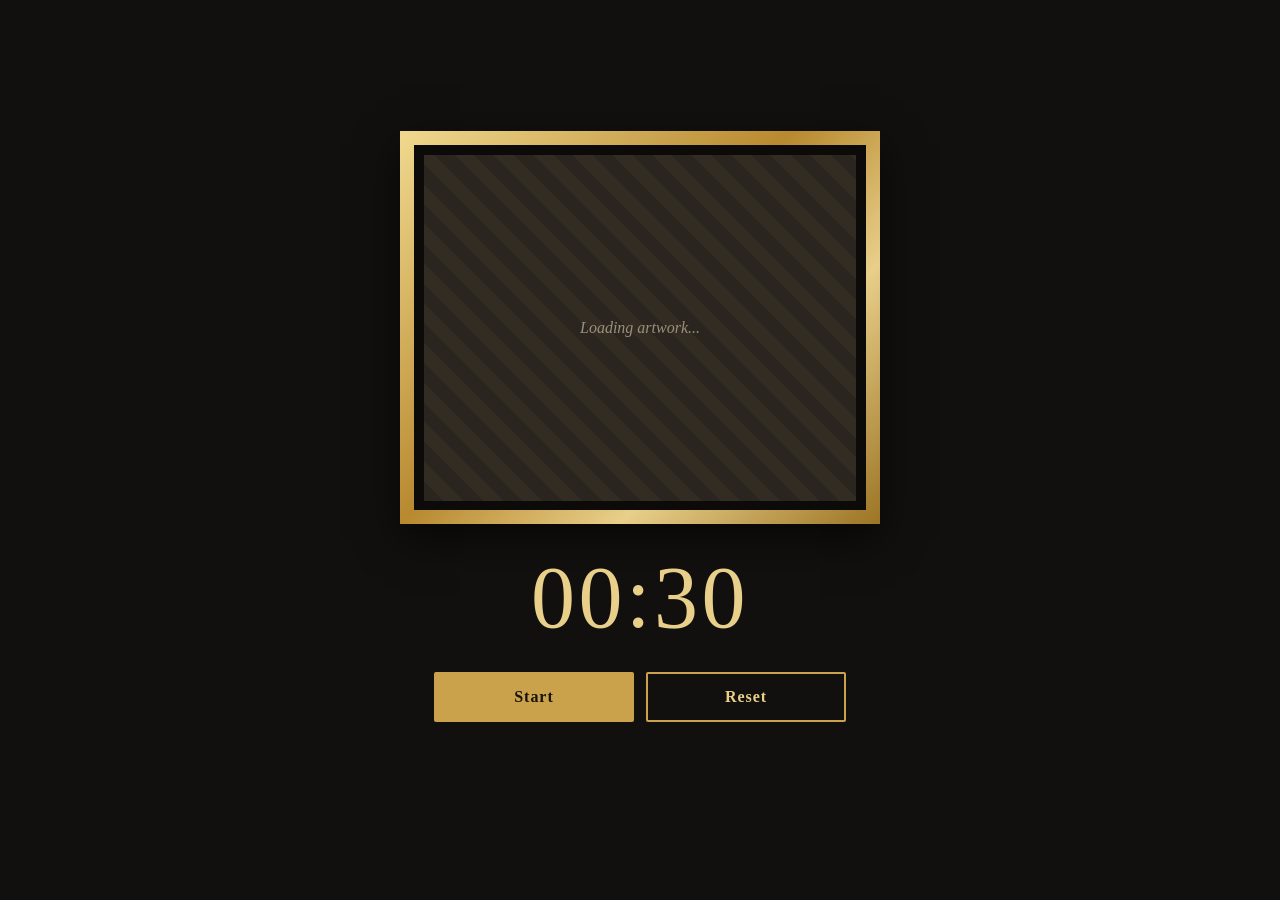
<file: index.html>
<!DOCTYPE html>
<html lang="en">
<head>
  <meta charset="UTF-8">
  <meta name="viewport" content="width=device-width, initial-scale=1.0">
  <title>Pomodoro Art</title>
  <link rel="stylesheet" href="style.css">
</head>
<body>
  <main class="screen" id="screen" data-state="idle">
    <div class="frame">
      <div class="frame-inner">
        <div class="art" id="art" data-art="loading">
          <div class="art-clip">
            <img class="art-image" id="art-image" alt="A painting from the Metropolitan Museum of Art">
          </div>
          <span class="art-message">Loading artwork...</span>
          <div class="art-failed" role="status">
            <p>We couldn't load a painting this time.</p>
            <button type="button" class="btn secondary" id="retry-button">Try again</button>
          </div>
        </div>
      </div>
    </div>
    <div class="timer" id="timer">00:30</div>
    <div class="plaque" id="plaque" hidden>
      <p class="title" id="plaque-title"></p>
      <p class="artist" id="plaque-artist"></p>
      <p class="year" id="plaque-year" hidden></p>
      <a class="plaque-link" id="plaque-link" target="_blank" rel="noopener noreferrer" hidden>View on the Met website</a>
    </div>
    <div class="buttons">
      <button type="button" class="btn primary" id="main-button">Start</button>
      <button type="button" class="btn secondary" id="reset-button">Reset</button>
    </div>
    <p class="hint" id="hint">The painting's details appear when the timer ends.</p>
  </main>
  <script src="script.js"></script>
</body>
</html>
</file>
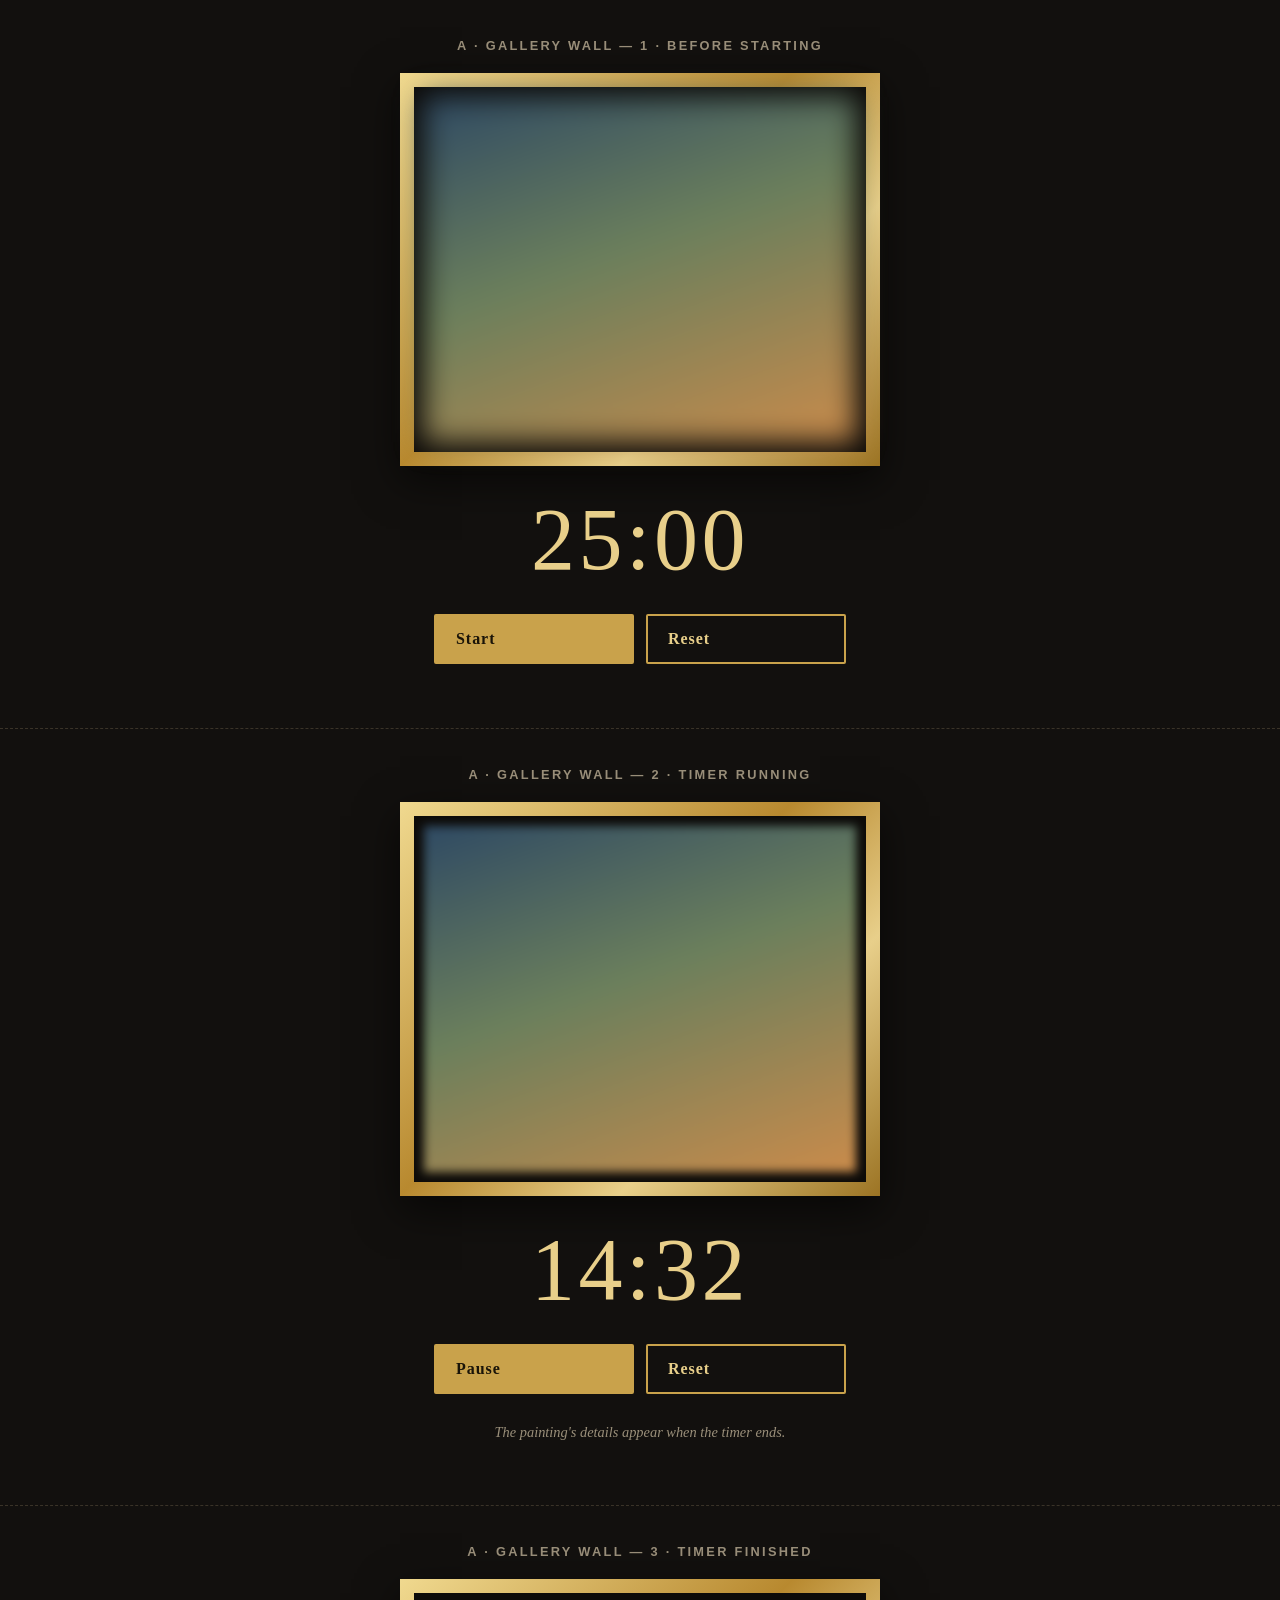
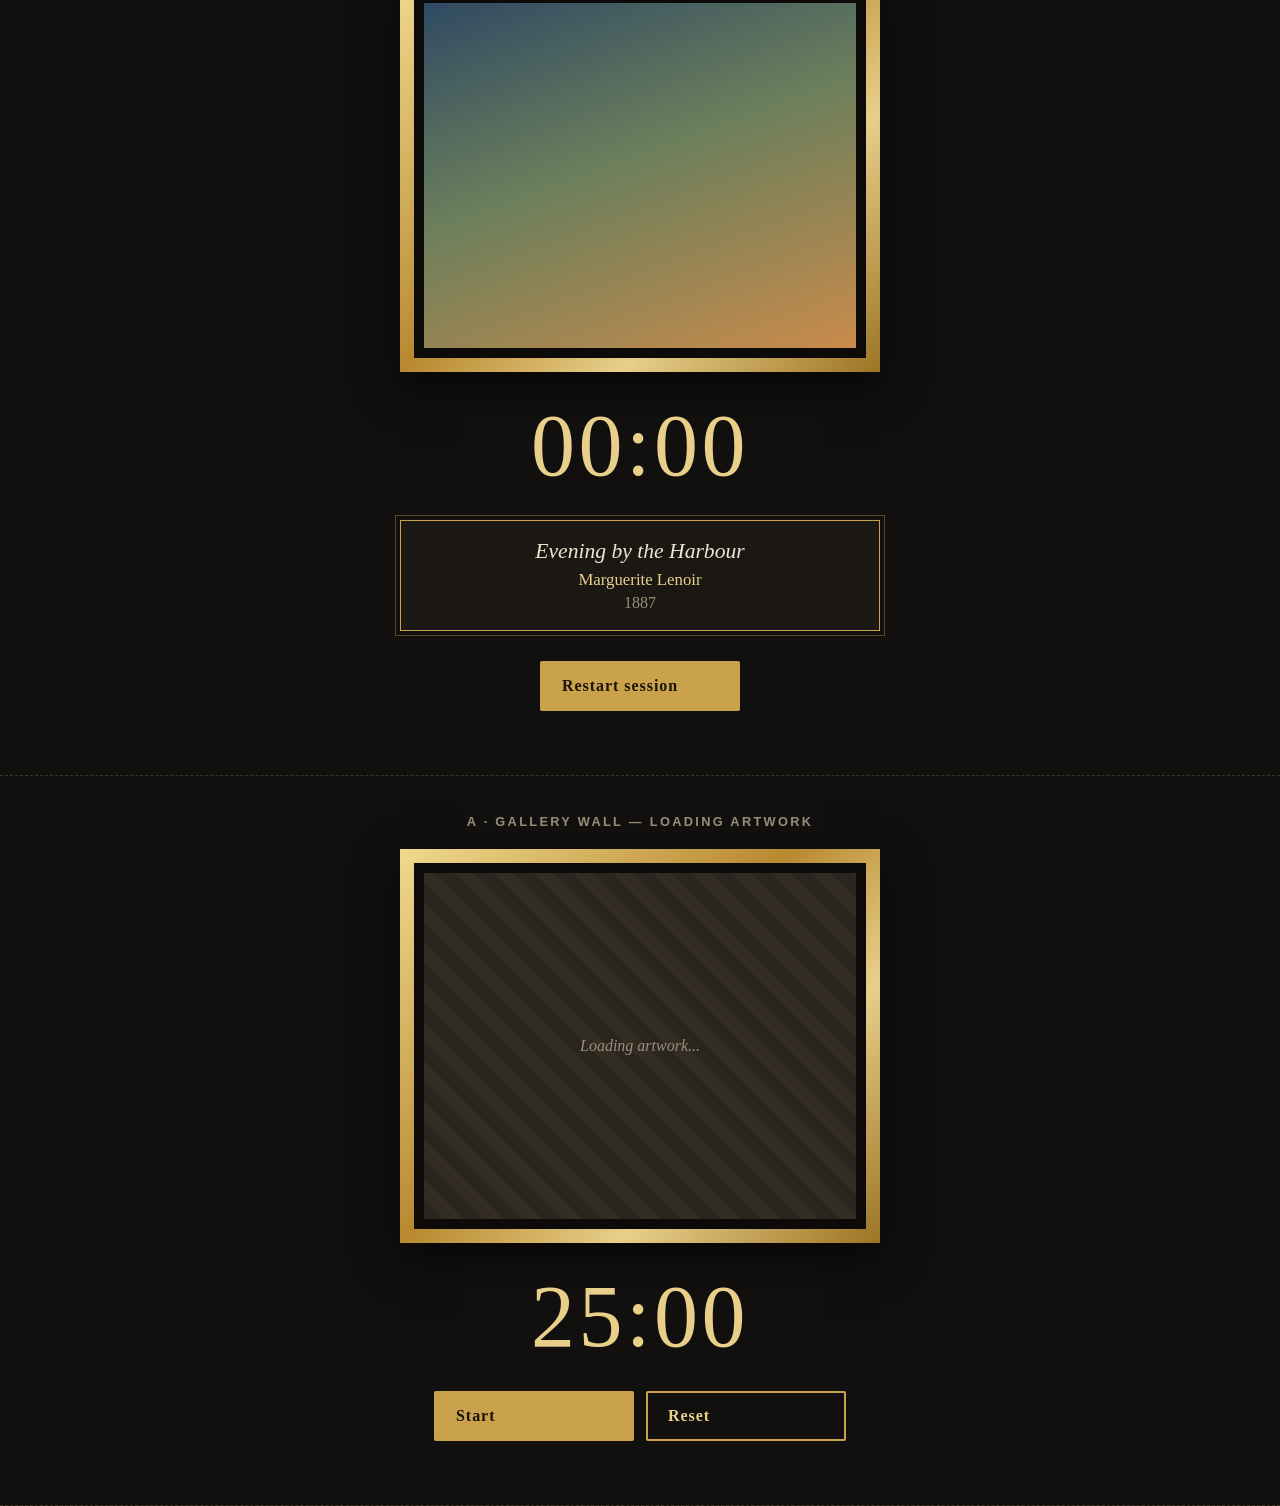
<file: mockups/a-gallery-wall.html>
<!DOCTYPE html>
<html lang="en">
<head>
<meta charset="UTF-8">
<meta name="viewport" content="width=device-width, initial-scale=1.0">
<title>Mockup A - Gallery Wall</title>
<style>
  :root { --bg:#12100e; --panel:#1b1814; --gold:#c9a24b; --gold-light:#e8cf8a; --text:#efe6d2; --muted:#9a8f7a; }
  * { box-sizing: border-box; }
  body { margin:0; background:var(--bg); color:var(--text); font-family:Georgia,"Times New Roman",serif; }
  .view { padding:24px 16px 48px; border-bottom:1px dashed #3a3328; }
  .view-label { margin:0 0 20px; text-align:center; font:600 .8rem/1 Arial,sans-serif; letter-spacing:.18em; text-transform:uppercase; color:var(--muted); }
  .screen { display:flex; flex-direction:column; align-items:center; gap:24px; max-width:560px; margin:0 auto; }
  .frame { width:100%; max-width:440px; padding:14px; background:linear-gradient(135deg,#f0d98f,#b8892f 45%,#e8cf8a 70%,#9c7424); box-shadow:0 14px 40px rgba(0,0,0,.6); }
  .frame-inner { padding:10px; background:#0d0b09; }
  .art { aspect-ratio:4/5; background:linear-gradient(160deg,#2f4a63 0%,#6b7f5c 45%,#c98b4b 100%); }
  .art.blur-1 { filter:blur(14px); }
  .art.blur-2 { filter:blur(5px); }
  .art.loading { background:repeating-linear-gradient(45deg,#2a251e 0 14px,#322c23 14px 28px); display:flex; align-items:center; justify-content:center; font-style:italic; color:var(--muted); }
  .timer { font-size:clamp(3.4rem,13vw,5.5rem); line-height:1; letter-spacing:.04em; color:var(--gold-light); font-variant-numeric:tabular-nums; }
  .buttons { display:flex; gap:12px; flex-wrap:wrap; justify-content:center; width:100%; }
  .btn { flex:1 1 140px; max-width:200px; padding:14px 20px; font:600 1rem Georgia,serif; letter-spacing:.06em; border-radius:2px; cursor:default; }
  .btn.primary { background:var(--gold); color:#1a1408; border:2px solid var(--gold); }
  .btn.secondary { background:transparent; color:var(--gold-light); border:2px solid var(--gold); }
  .plaque { width:100%; max-width:440px; padding:18px 22px; text-align:center; background:var(--panel); border:1px solid var(--gold); outline:1px solid #5a4820; outline-offset:4px; }
  .plaque .title { margin:0 0 6px; font-size:1.35rem; font-style:italic; color:var(--text); }
  .plaque .artist { margin:0; font-size:1.05rem; color:var(--gold-light); }
  .plaque .year { margin:4px 0 0; color:var(--muted); }
  .hint { margin:0; font-size:.9rem; color:var(--muted); font-style:italic; text-align:center; }
  @media (min-width:900px) {
    .view { padding:40px 32px 64px; }
    .screen { max-width:760px; gap:30px; }
    .frame { max-width:480px; }
    .art { aspect-ratio:5/4; }
    .plaque { max-width:480px; }
  }
</style>
</head>
<body>

<section class="view">
  <p class="view-label">A · Gallery Wall — 1 · Before starting</p>
  <div class="screen">
    <div class="frame"><div class="frame-inner"><div class="art blur-1"></div></div></div>
    <div class="timer">25:00</div>
    <div class="buttons"><div class="btn primary">Start</div><div class="btn secondary">Reset</div></div>
  </div>
</section>

<section class="view">
  <p class="view-label">A · Gallery Wall — 2 · Timer running</p>
  <div class="screen">
    <div class="frame"><div class="frame-inner"><div class="art blur-2"></div></div></div>
    <div class="timer">14:32</div>
    <div class="buttons"><div class="btn primary">Pause</div><div class="btn secondary">Reset</div></div>
    <p class="hint">The painting's details appear when the timer ends.</p>
  </div>
</section>

<section class="view">
  <p class="view-label">A · Gallery Wall — 3 · Timer finished</p>
  <div class="screen">
    <div class="frame"><div class="frame-inner"><div class="art"></div></div></div>
    <div class="timer">00:00</div>
    <div class="plaque">
      <p class="title">Evening by the Harbour</p>
      <p class="artist">Marguerite Lenoir</p>
      <p class="year">1887</p>
    </div>
    <div class="buttons"><div class="btn primary">Restart session</div></div>
  </div>
</section>

<section class="view">
  <p class="view-label">A · Gallery Wall — Loading artwork</p>
  <div class="screen">
    <div class="frame"><div class="frame-inner"><div class="art loading">Loading artwork...</div></div></div>
    <div class="timer">25:00</div>
    <div class="buttons"><div class="btn primary">Start</div><div class="btn secondary">Reset</div></div>
  </div>
</section>

</body>
</html>
</file>
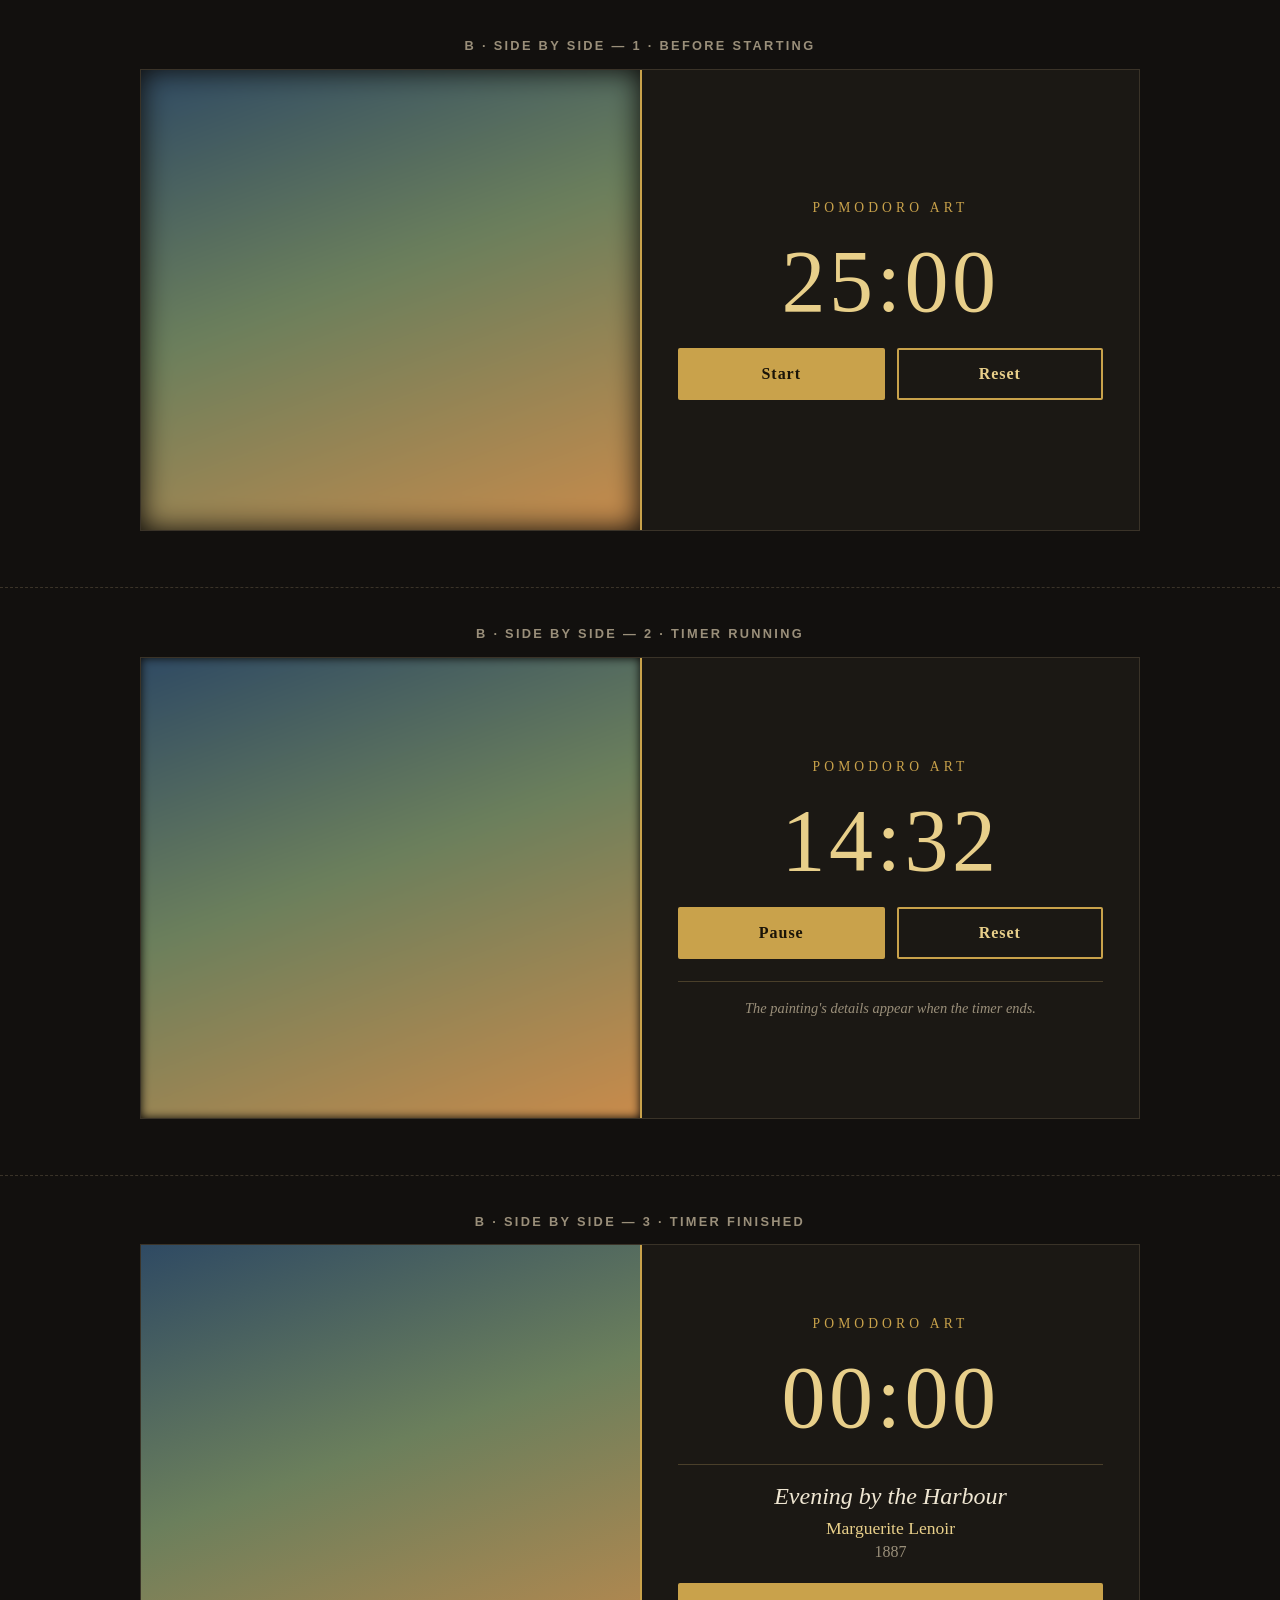
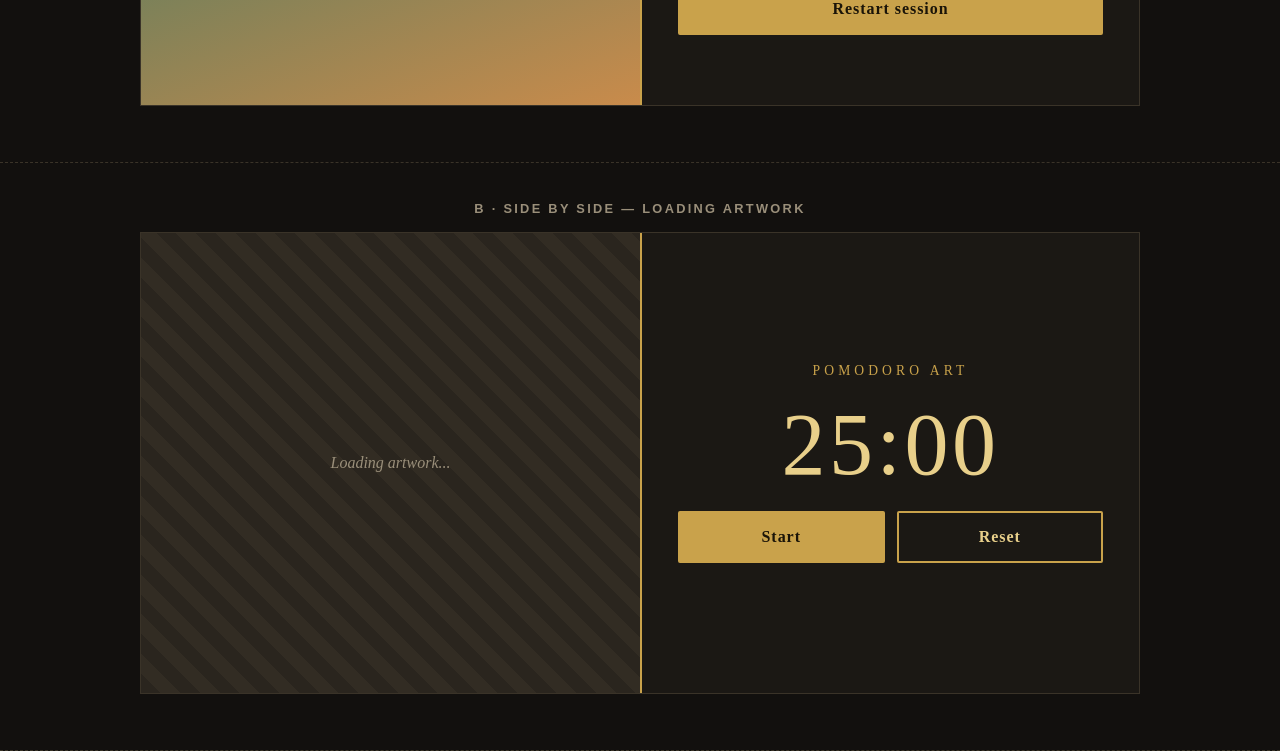
<file: mockups/b-side-by-side.html>
<!DOCTYPE html>
<html lang="en">
<head>
<meta charset="UTF-8">
<meta name="viewport" content="width=device-width, initial-scale=1.0">
<title>Mockup B - Side by Side</title>
<style>
  :root { --bg:#12100e; --panel:#1b1814; --gold:#c9a24b; --gold-light:#e8cf8a; --text:#efe6d2; --muted:#9a8f7a; }
  * { box-sizing: border-box; }
  body { margin:0; background:var(--bg); color:var(--text); font-family:Georgia,"Times New Roman",serif; }
  .view { padding:24px 16px 40px; border-bottom:1px dashed #3a3328; }
  .view-label { margin:0 0 16px; text-align:center; font:600 .8rem/1 Arial,sans-serif; letter-spacing:.18em; text-transform:uppercase; color:var(--muted); }
  .screen { display:grid; grid-template-columns:1fr; gap:0; max-width:1000px; margin:0 auto; border:1px solid #3a3328; }
  .art { aspect-ratio:4/3; background:linear-gradient(160deg,#2f4a63 0%,#6b7f5c 45%,#c98b4b 100%); }
  .art.blur-1 { filter:blur(14px); }
  .art.blur-2 { filter:blur(5px); }
  .art.loading { background:repeating-linear-gradient(45deg,#2a251e 0 14px,#322c23 14px 28px); display:flex; align-items:center; justify-content:center; font-style:italic; color:var(--muted); }
  .art-wrap { overflow:hidden; background:#0d0b09; }
  .panel { display:flex; flex-direction:column; gap:22px; padding:28px 22px; background:var(--panel); border-top:2px solid var(--gold); }
  .brand { margin:0; font-size:.85rem; letter-spacing:.3em; text-transform:uppercase; color:var(--gold); text-align:center; }
  .timer { text-align:center; font-size:clamp(3.4rem,14vw,5.5rem); line-height:1; letter-spacing:.04em; color:var(--gold-light); font-variant-numeric:tabular-nums; }
  .buttons { display:flex; gap:12px; }
  .btn { flex:1; padding:15px 12px; text-align:center; font:600 1rem Georgia,serif; letter-spacing:.06em; border-radius:2px; cursor:default; }
  .btn.primary { background:var(--gold); color:#1a1408; border:2px solid var(--gold); }
  .btn.secondary { background:transparent; color:var(--gold-light); border:2px solid var(--gold); }
  .details { padding-top:18px; border-top:1px solid #4a3f2a; text-align:center; }
  .details .title { margin:0 0 8px; font-size:1.5rem; font-style:italic; }
  .details .artist { margin:0; font-size:1.1rem; color:var(--gold-light); }
  .details .year { margin:4px 0 0; color:var(--muted); }
  .hint { margin:0; padding-top:18px; border-top:1px solid #4a3f2a; text-align:center; font-size:.9rem; font-style:italic; color:var(--muted); }
  @media (min-width:800px) {
    .view { padding:40px 32px 56px; }
    .screen { grid-template-columns:1fr 1fr; }
    .art { aspect-ratio:auto; height:100%; min-height:460px; }
    .panel { justify-content:center; padding:40px 36px; border-top:none; border-left:2px solid var(--gold); }
  }
</style>
</head>
<body>

<section class="view">
  <p class="view-label">B · Side by Side — 1 · Before starting</p>
  <div class="screen">
    <div class="art-wrap"><div class="art blur-1"></div></div>
    <div class="panel">
      <p class="brand">Pomodoro Art</p>
      <div class="timer">25:00</div>
      <div class="buttons"><div class="btn primary">Start</div><div class="btn secondary">Reset</div></div>
    </div>
  </div>
</section>

<section class="view">
  <p class="view-label">B · Side by Side — 2 · Timer running</p>
  <div class="screen">
    <div class="art-wrap"><div class="art blur-2"></div></div>
    <div class="panel">
      <p class="brand">Pomodoro Art</p>
      <div class="timer">14:32</div>
      <div class="buttons"><div class="btn primary">Pause</div><div class="btn secondary">Reset</div></div>
      <p class="hint">The painting's details appear when the timer ends.</p>
    </div>
  </div>
</section>

<section class="view">
  <p class="view-label">B · Side by Side — 3 · Timer finished</p>
  <div class="screen">
    <div class="art-wrap"><div class="art"></div></div>
    <div class="panel">
      <p class="brand">Pomodoro Art</p>
      <div class="timer">00:00</div>
      <div class="details">
        <p class="title">Evening by the Harbour</p>
        <p class="artist">Marguerite Lenoir</p>
        <p class="year">1887</p>
      </div>
      <div class="buttons"><div class="btn primary">Restart session</div></div>
    </div>
  </div>
</section>

<section class="view">
  <p class="view-label">B · Side by Side — Loading artwork</p>
  <div class="screen">
    <div class="art-wrap"><div class="art loading">Loading artwork...</div></div>
    <div class="panel">
      <p class="brand">Pomodoro Art</p>
      <div class="timer">25:00</div>
      <div class="buttons"><div class="btn primary">Start</div><div class="btn secondary">Reset</div></div>
    </div>
  </div>
</section>

</body>
</html>
</file>
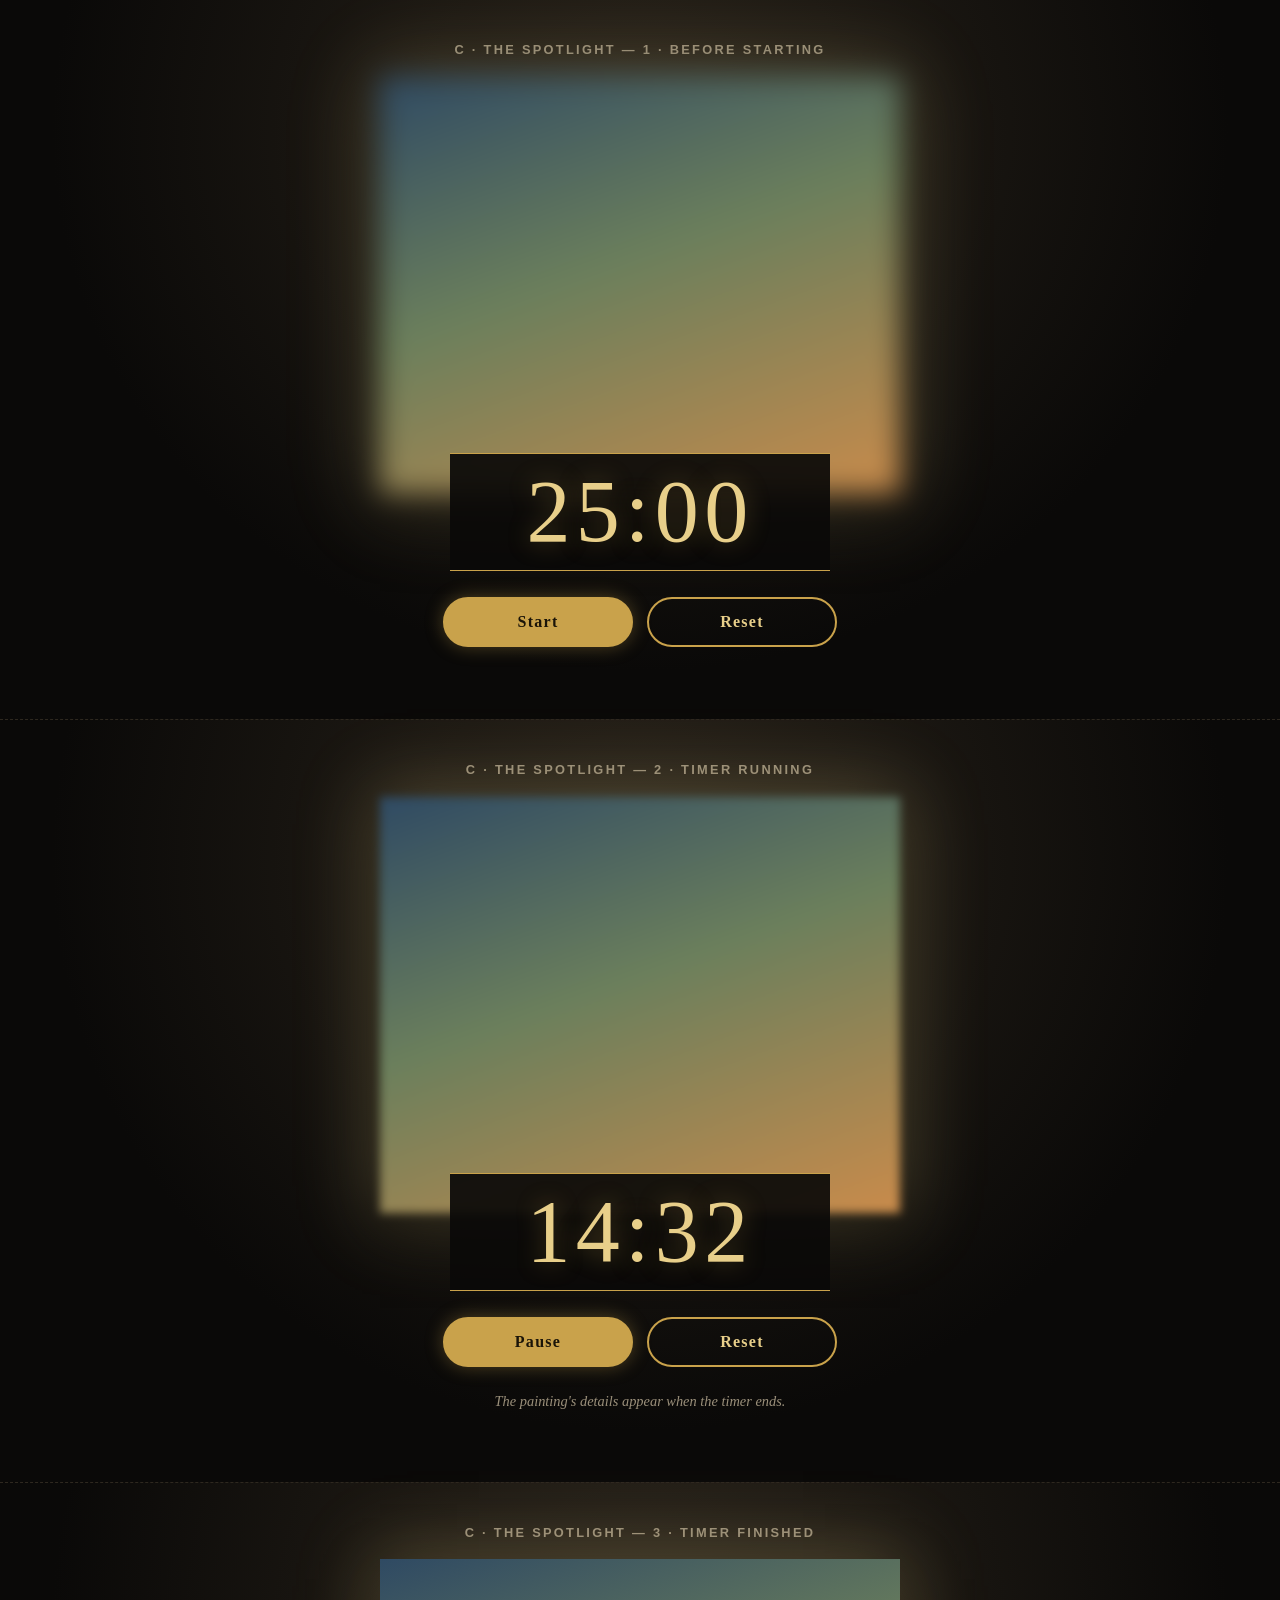
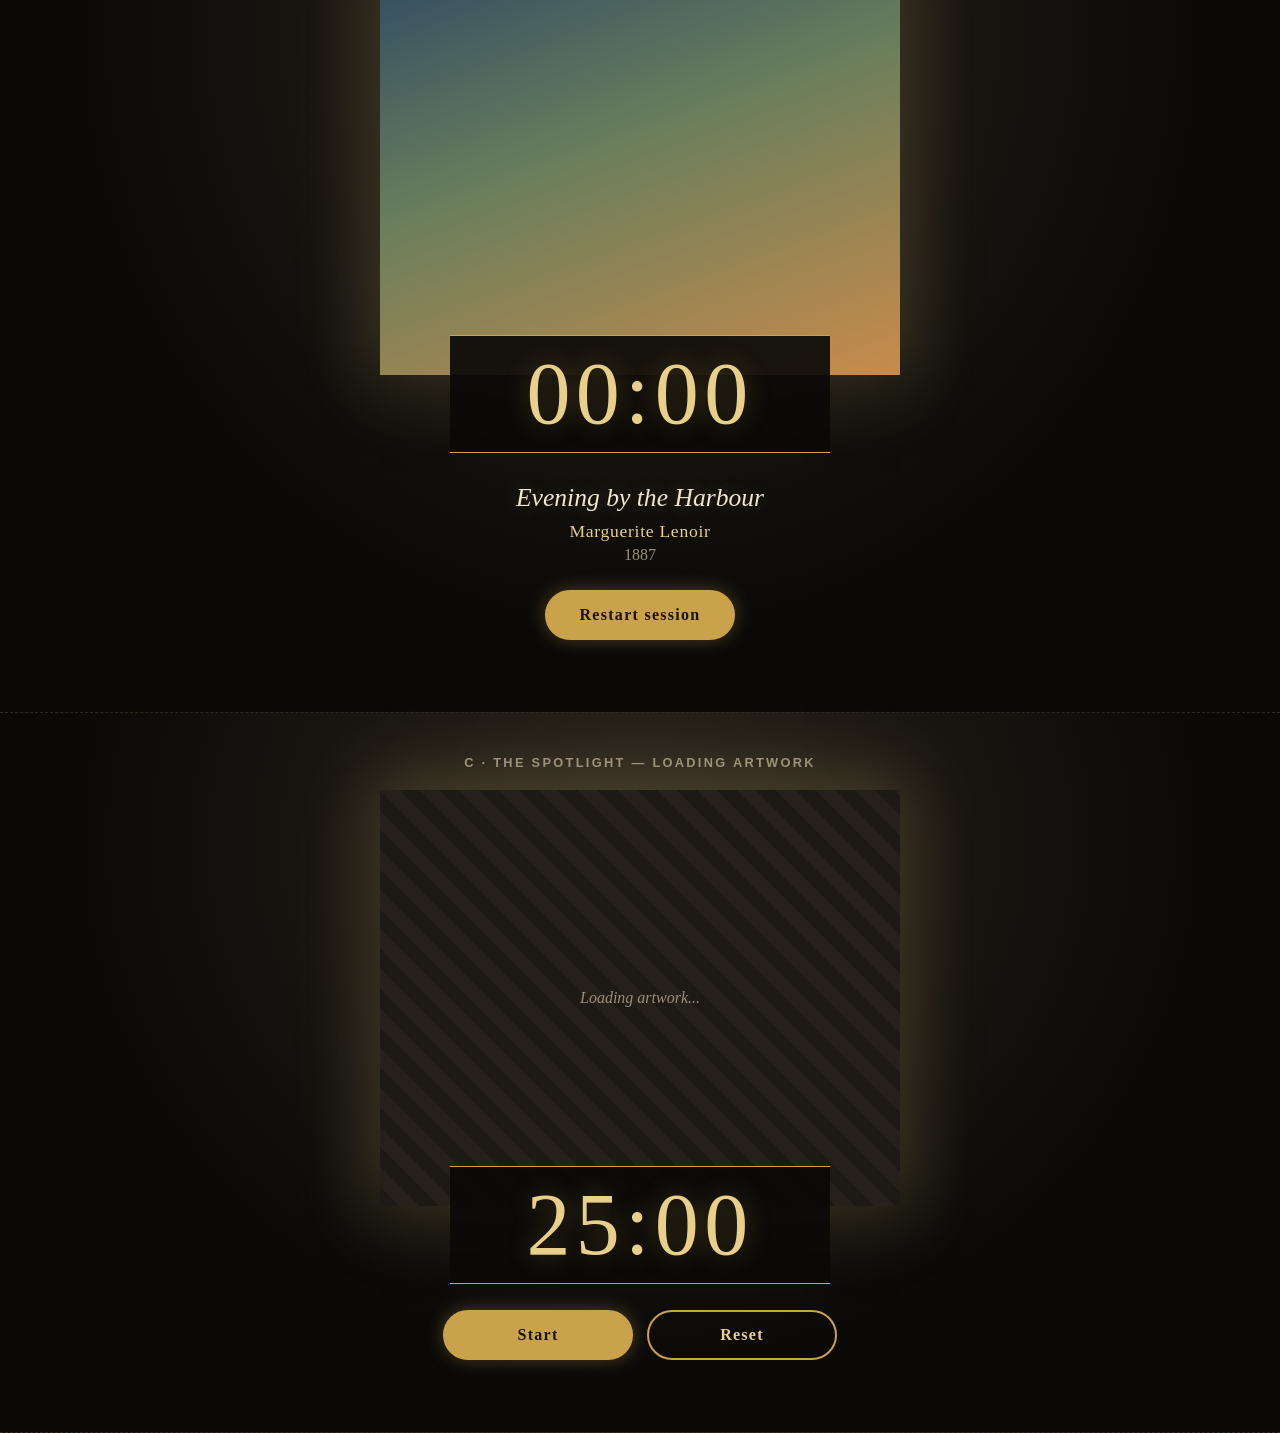
<file: mockups/c-the-spotlight.html>
<!DOCTYPE html>
<html lang="en">
<head>
<meta charset="UTF-8">
<meta name="viewport" content="width=device-width, initial-scale=1.0">
<title>Mockup C - The Spotlight</title>
<style>
  :root { --bg:#0a0908; --gold:#c9a24b; --gold-light:#e8cf8a; --text:#efe6d2; --muted:#9a8f7a; }
  * { box-sizing: border-box; }
  body { margin:0; background:var(--bg); color:var(--text); font-family:Georgia,"Times New Roman",serif; }
  .view { padding:24px 16px 56px; border-bottom:1px dashed #2e281f; background:radial-gradient(ellipse at 50% 18%, #2a241b 0%, #0a0908 65%); }
  .view-label { margin:0 0 20px; text-align:center; font:600 .8rem/1 Arial,sans-serif; letter-spacing:.18em; text-transform:uppercase; color:var(--muted); }
  .screen { display:flex; flex-direction:column; align-items:center; max-width:640px; margin:0 auto; }
  .art { width:100%; max-width:460px; aspect-ratio:4/5; background:linear-gradient(160deg,#2f4a63 0%,#6b7f5c 45%,#c98b4b 100%); box-shadow:0 0 70px 8px rgba(232,207,138,.28), 0 20px 50px rgba(0,0,0,.8); }
  .art.blur-1 { filter:blur(14px); }
  .art.blur-2 { filter:blur(5px); }
  .art.loading { background:repeating-linear-gradient(45deg,#1d1914 0 14px,#25201a 14px 28px); display:flex; align-items:center; justify-content:center; font-style:italic; color:var(--muted); }
  .art-wrap { width:100%; max-width:460px; overflow:visible; }
  .timer-strip { width:calc(100% - 40px); max-width:420px; margin-top:-34px; padding:14px 10px; text-align:center; background:rgba(10,9,8,.92); border-top:1px solid var(--gold); border-bottom:1px solid var(--gold); position:relative; }
  .timer { font-size:clamp(3.2rem,13vw,5rem); line-height:1; letter-spacing:.06em; color:var(--gold-light); font-variant-numeric:tabular-nums; text-shadow:0 0 24px rgba(201,162,75,.35); }
  .buttons { display:flex; gap:14px; flex-wrap:wrap; justify-content:center; margin-top:26px; width:100%; }
  .btn { flex:1 1 140px; max-width:190px; padding:14px 18px; text-align:center; font:600 1rem Georgia,serif; letter-spacing:.08em; border-radius:999px; cursor:default; }
  .btn.primary { background:var(--gold); color:#1a1408; border:2px solid var(--gold); box-shadow:0 0 18px rgba(201,162,75,.35); }
  .btn.secondary { background:transparent; color:var(--gold-light); border:2px solid var(--gold); }
  .details { margin-top:30px; text-align:center; }
  .details .title { margin:0 0 8px; font-size:1.6rem; font-style:italic; text-shadow:0 0 20px rgba(232,207,138,.25); }
  .details .artist { margin:0; font-size:1.1rem; color:var(--gold-light); letter-spacing:.04em; }
  .details .year { margin:4px 0 0; color:var(--muted); }
  .hint { margin:26px 0 0; font-size:.9rem; font-style:italic; color:var(--muted); text-align:center; }
  @media (min-width:900px) {
    .view { padding:44px 32px 72px; }
    .art, .art-wrap { max-width:520px; aspect-ratio:auto; }
    .art { aspect-ratio:5/4; }
    .timer-strip { max-width:380px; margin-top:-40px; }
    .timer { font-size:5.5rem; }
  }
</style>
</head>
<body>

<section class="view">
  <p class="view-label">C · The Spotlight — 1 · Before starting</p>
  <div class="screen">
    <div class="art-wrap"><div class="art blur-1"></div></div>
    <div class="timer-strip"><div class="timer">25:00</div></div>
    <div class="buttons"><div class="btn primary">Start</div><div class="btn secondary">Reset</div></div>
  </div>
</section>

<section class="view">
  <p class="view-label">C · The Spotlight — 2 · Timer running</p>
  <div class="screen">
    <div class="art-wrap"><div class="art blur-2"></div></div>
    <div class="timer-strip"><div class="timer">14:32</div></div>
    <div class="buttons"><div class="btn primary">Pause</div><div class="btn secondary">Reset</div></div>
    <p class="hint">The painting's details appear when the timer ends.</p>
  </div>
</section>

<section class="view">
  <p class="view-label">C · The Spotlight — 3 · Timer finished</p>
  <div class="screen">
    <div class="art-wrap"><div class="art"></div></div>
    <div class="timer-strip"><div class="timer">00:00</div></div>
    <div class="details">
      <p class="title">Evening by the Harbour</p>
      <p class="artist">Marguerite Lenoir</p>
      <p class="year">1887</p>
    </div>
    <div class="buttons"><div class="btn primary">Restart session</div></div>
  </div>
</section>

<section class="view">
  <p class="view-label">C · The Spotlight — Loading artwork</p>
  <div class="screen">
    <div class="art-wrap"><div class="art loading">Loading artwork...</div></div>
    <div class="timer-strip"><div class="timer">25:00</div></div>
    <div class="buttons"><div class="btn primary">Start</div><div class="btn secondary">Reset</div></div>
  </div>
</section>

</body>
</html>
</file>
<file: style.css>
:root {
  --bg: #12100e;
  --gold: #c9a24b;
  --gold-light: #e8cf8a;
  --text: #efe6d2;
}

* {
  box-sizing: border-box;
}

body {
  margin: 0;
  min-height: 100vh;
  display: flex;
  align-items: center;
  justify-content: center;
  padding: 24px 16px;
  background: var(--bg);
  color: var(--text);
  font-family: Georgia, "Times New Roman", serif;
}

.screen {
  width: 100%;
  max-width: 560px;
  display: flex;
  flex-direction: column;
  align-items: center;
  gap: 24px;
}

.frame {
  width: 100%;
  max-width: 440px;
  padding: 14px;
  background: linear-gradient(135deg, #f0d98f, #b8892f 45%, #e8cf8a 70%, #9c7424);
  box-shadow: 0 14px 40px rgba(0, 0, 0, 0.6);
}

.frame-inner {
  padding: 10px;
  background: #0d0b09;
  overflow: hidden;
}

.art {
  container-type: size;
  aspect-ratio: 4 / 5;
  display: flex;
  align-items: center;
  justify-content: center;
  background: linear-gradient(160deg, #2f4a63 0%, #6b7f5c 45%, #c98b4b 100%);
}

.art-clip,
.art-message,
.art-failed {
  display: none;
}

/* A box cut to the exact shape of the painting, so the blur never spills out. */
.art-clip {
  width: min(100cqw, calc(100cqh * var(--ratio, 1)));
  aspect-ratio: var(--ratio, 1);
  overflow: hidden;
}

/* --blur and --zoom are set by script.js from the time left. The zoom pushes
   the soft blurred edge outside the box and shrinks to 1 as the blur reaches 0. */
.art-image {
  display: block;
  width: 100%;
  height: 100%;
  transform: scale(var(--zoom, 1));
  filter: blur(var(--blur, 0px));
}

.art-message {
  font-style: italic;
  color: #9a8f7a;
}

.timer {
  font-size: clamp(3.4rem, 13vw, 5.5rem);
  line-height: 1;
  letter-spacing: 0.04em;
  color: var(--gold-light);
  font-variant-numeric: tabular-nums;
}

.buttons {
  display: flex;
  gap: 12px;
  flex-wrap: wrap;
  justify-content: center;
  width: 100%;
}

.btn {
  flex: 1 1 140px;
  max-width: 200px;
  padding: 14px 20px;
  font: 600 1rem Georgia, serif;
  letter-spacing: 0.06em;
  border-radius: 2px;
  cursor: pointer;
}

.btn.primary {
  background: var(--gold);
  color: #1a1408;
  border: 2px solid var(--gold);
}

.btn.secondary {
  background: transparent;
  color: var(--gold-light);
  border: 2px solid var(--gold);
}

.hint {
  margin: 0;
  font-size: 0.9rem;
  font-style: italic;
  text-align: center;
  color: #9a8f7a;
  visibility: hidden;
}

[data-state="running"] .hint,
[data-state="paused"] .hint {
  visibility: visible;
}

.art[data-art="loading"] {
  background: repeating-linear-gradient(45deg, #2a251e 0 14px, #322c23 14px 28px);
}

.art[data-art="loading"] .art-message {
  display: block;
}

.art[data-art="failed"] .art-failed {
  display: flex;
  flex-direction: column;
  align-items: center;
  gap: 14px;
  margin: 16px;
  padding: 18px 20px;
  text-align: center;
  background: rgba(13, 11, 9, 0.88);
  border: 1px solid var(--gold);
}

.art-failed p {
  margin: 0;
  font-style: italic;
  color: var(--text);
}

.art-failed .btn {
  flex: none;
  min-width: 140px;
  padding: 10px 20px;
}

.art[data-art="image"] {
  background: transparent;
}

.art[data-art="image"] .art-clip {
  display: block;
}

[data-state="finished"] .hint {
  display: none;
}

.plaque {
  display: none;
  width: 100%;
  max-width: 440px;
  padding: 18px 22px;
  text-align: center;
  background: #1b1814;
  border: 1px solid var(--gold);
  outline: 1px solid #5a4820;
  outline-offset: 4px;
}

[data-state="finished"] .plaque:not([hidden]) {
  display: block;
}

.plaque .title {
  margin: 0 0 6px;
  font-size: 1.35rem;
  font-style: italic;
}

.plaque .artist {
  margin: 0;
  font-size: 1.05rem;
  color: var(--gold-light);
}

.plaque .year {
  margin: 4px 0 0;
  color: #9a8f7a;
}

.plaque-link {
  display: inline-block;
  margin-top: 12px;
  font-size: 0.9rem;
  color: var(--gold);
  text-decoration: underline;
  text-underline-offset: 3px;
}

.plaque-link:hover {
  color: var(--gold-light);
}

.plaque-link[hidden] {
  display: none;
}

@media (min-width: 900px) {
  body {
    padding: 40px 32px;
  }

  .screen {
    max-width: 760px;
    gap: 30px;
  }

  .frame {
    max-width: 480px;
  }

  .art {
    aspect-ratio: 5 / 4;
  }

  .plaque {
    max-width: 480px;
  }
}
</file>
